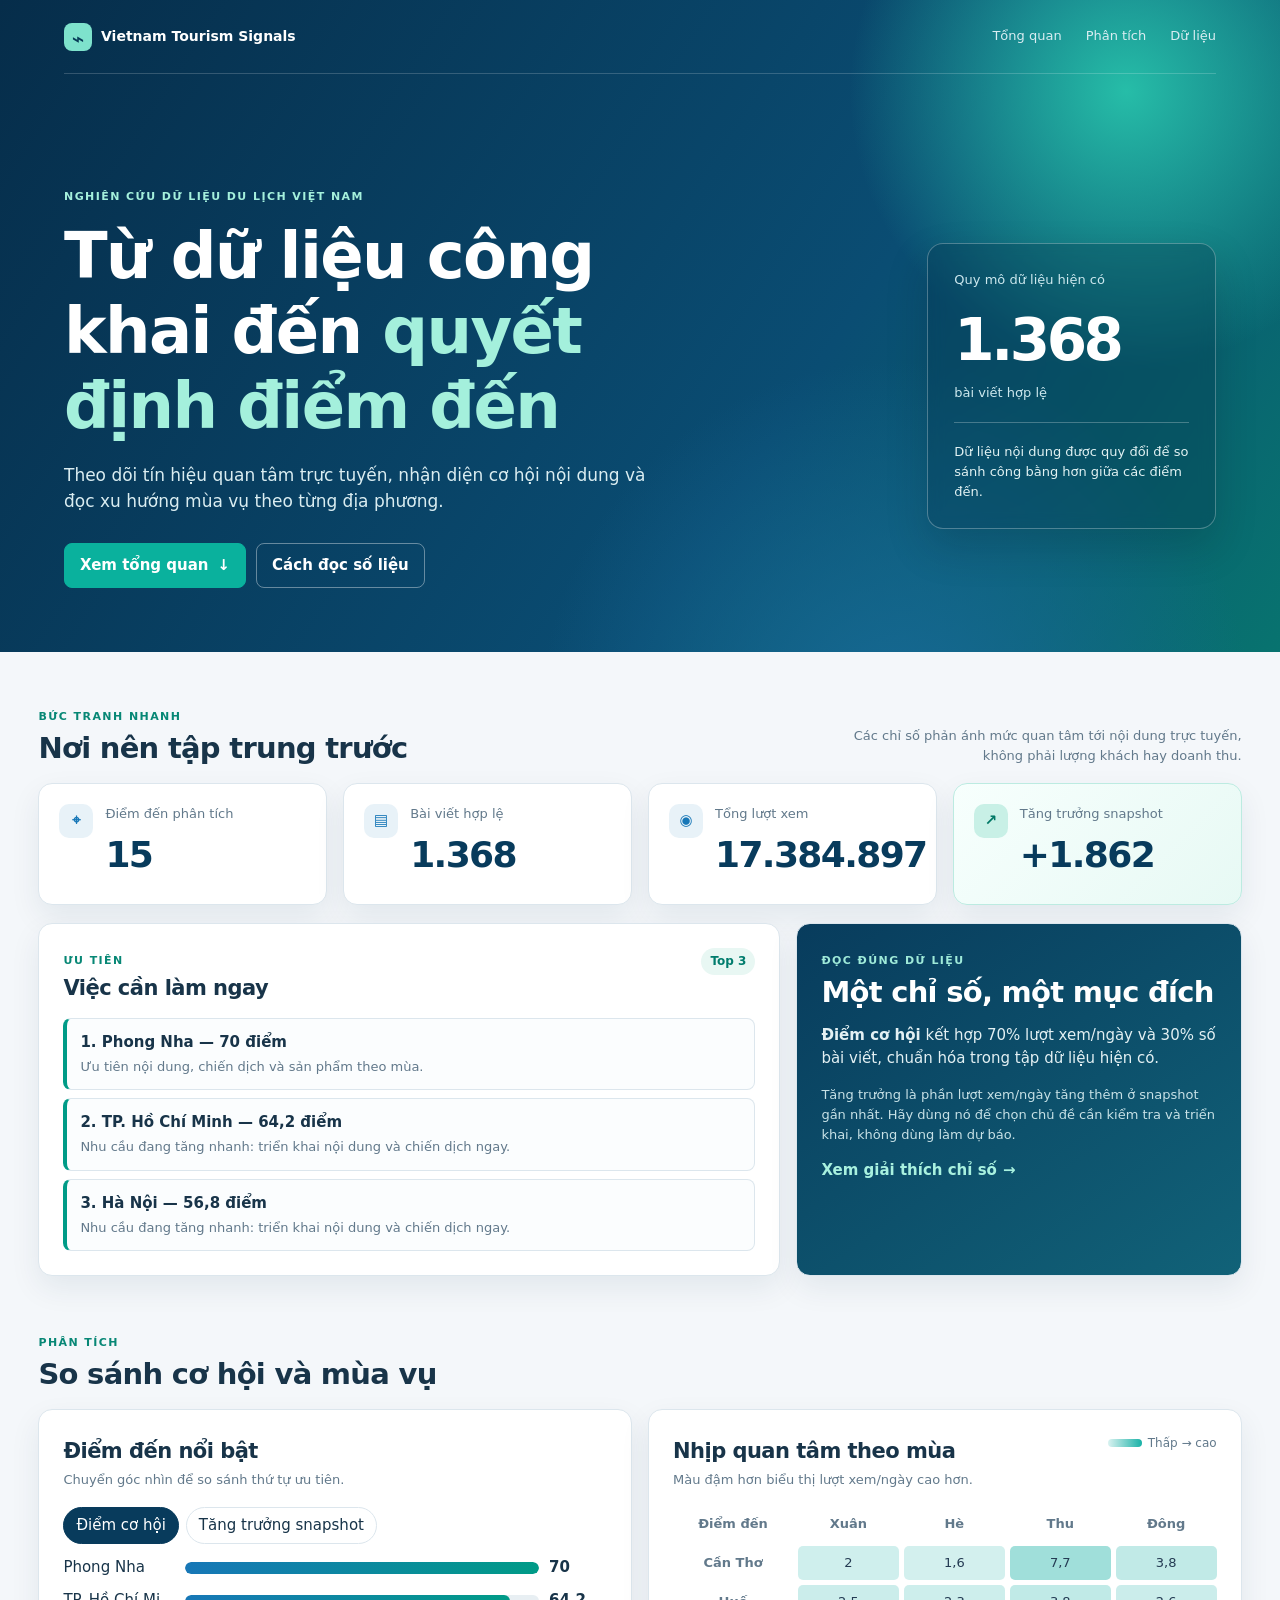
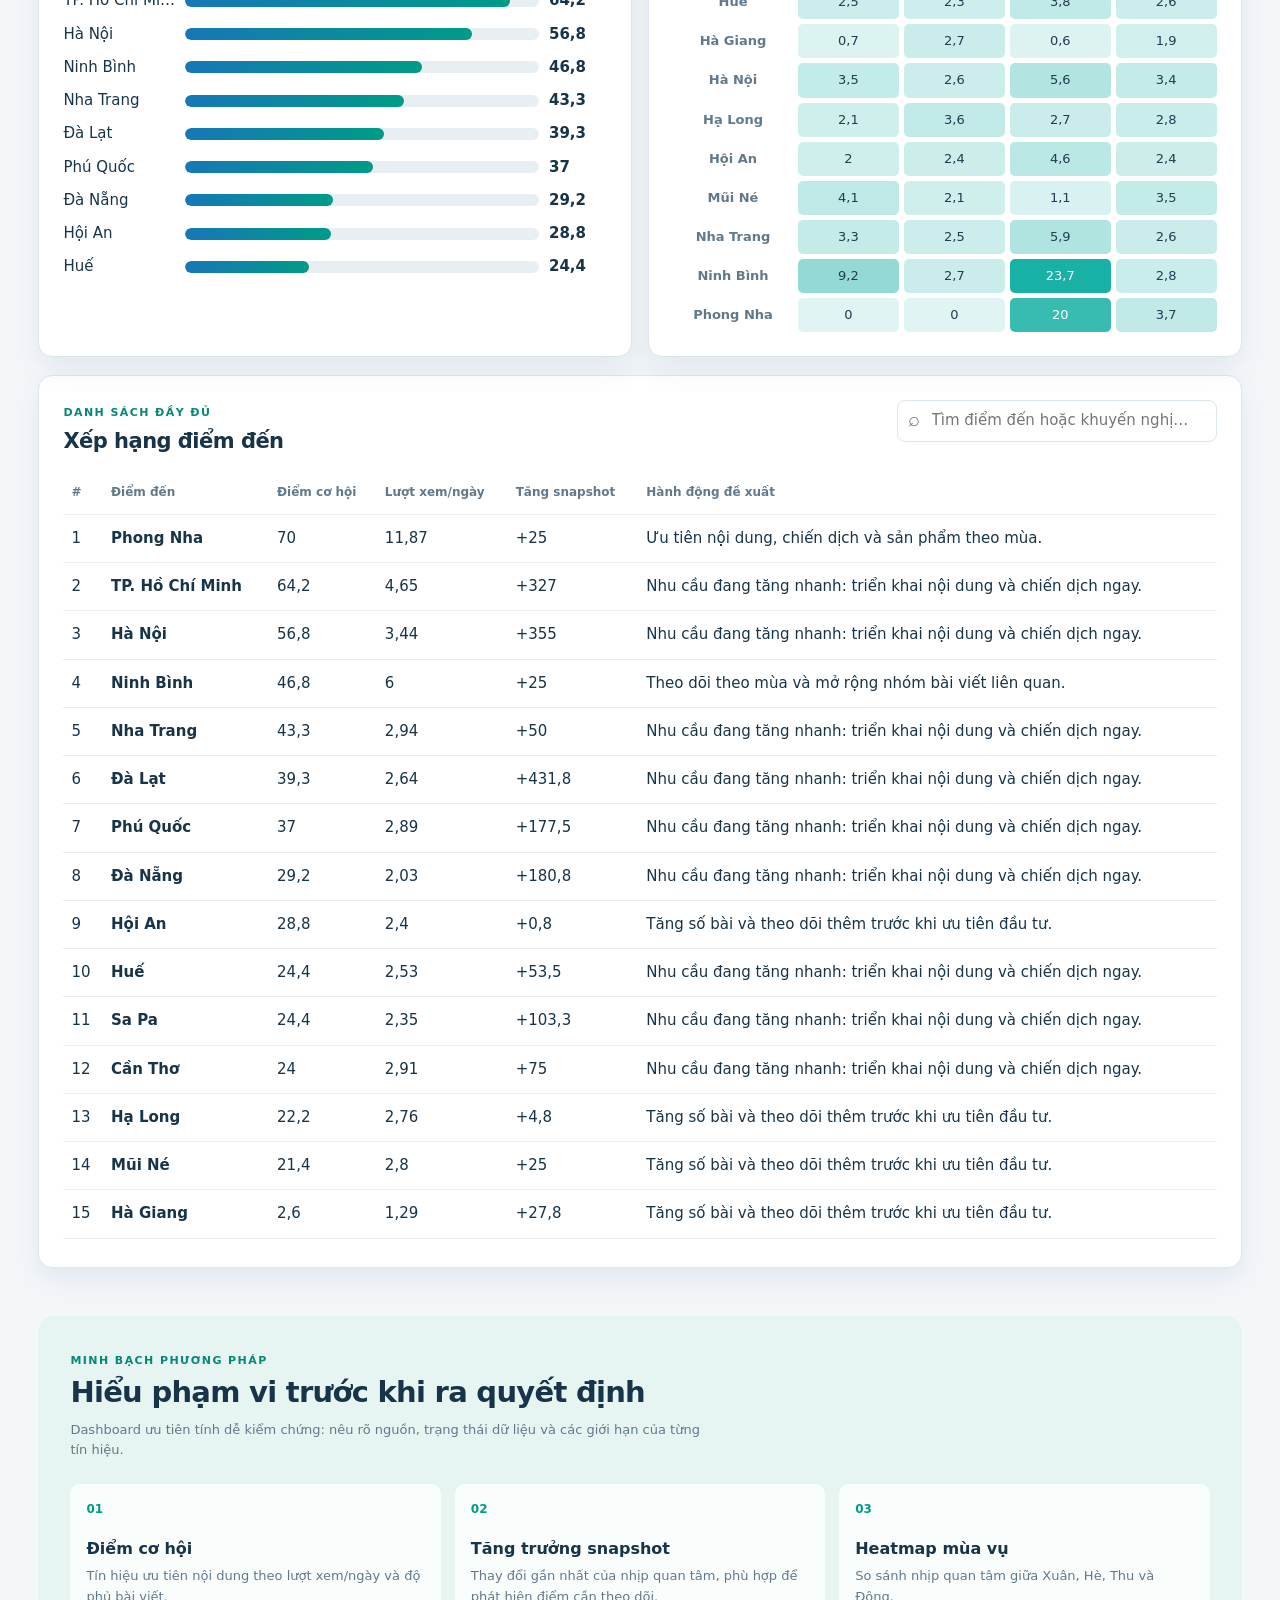
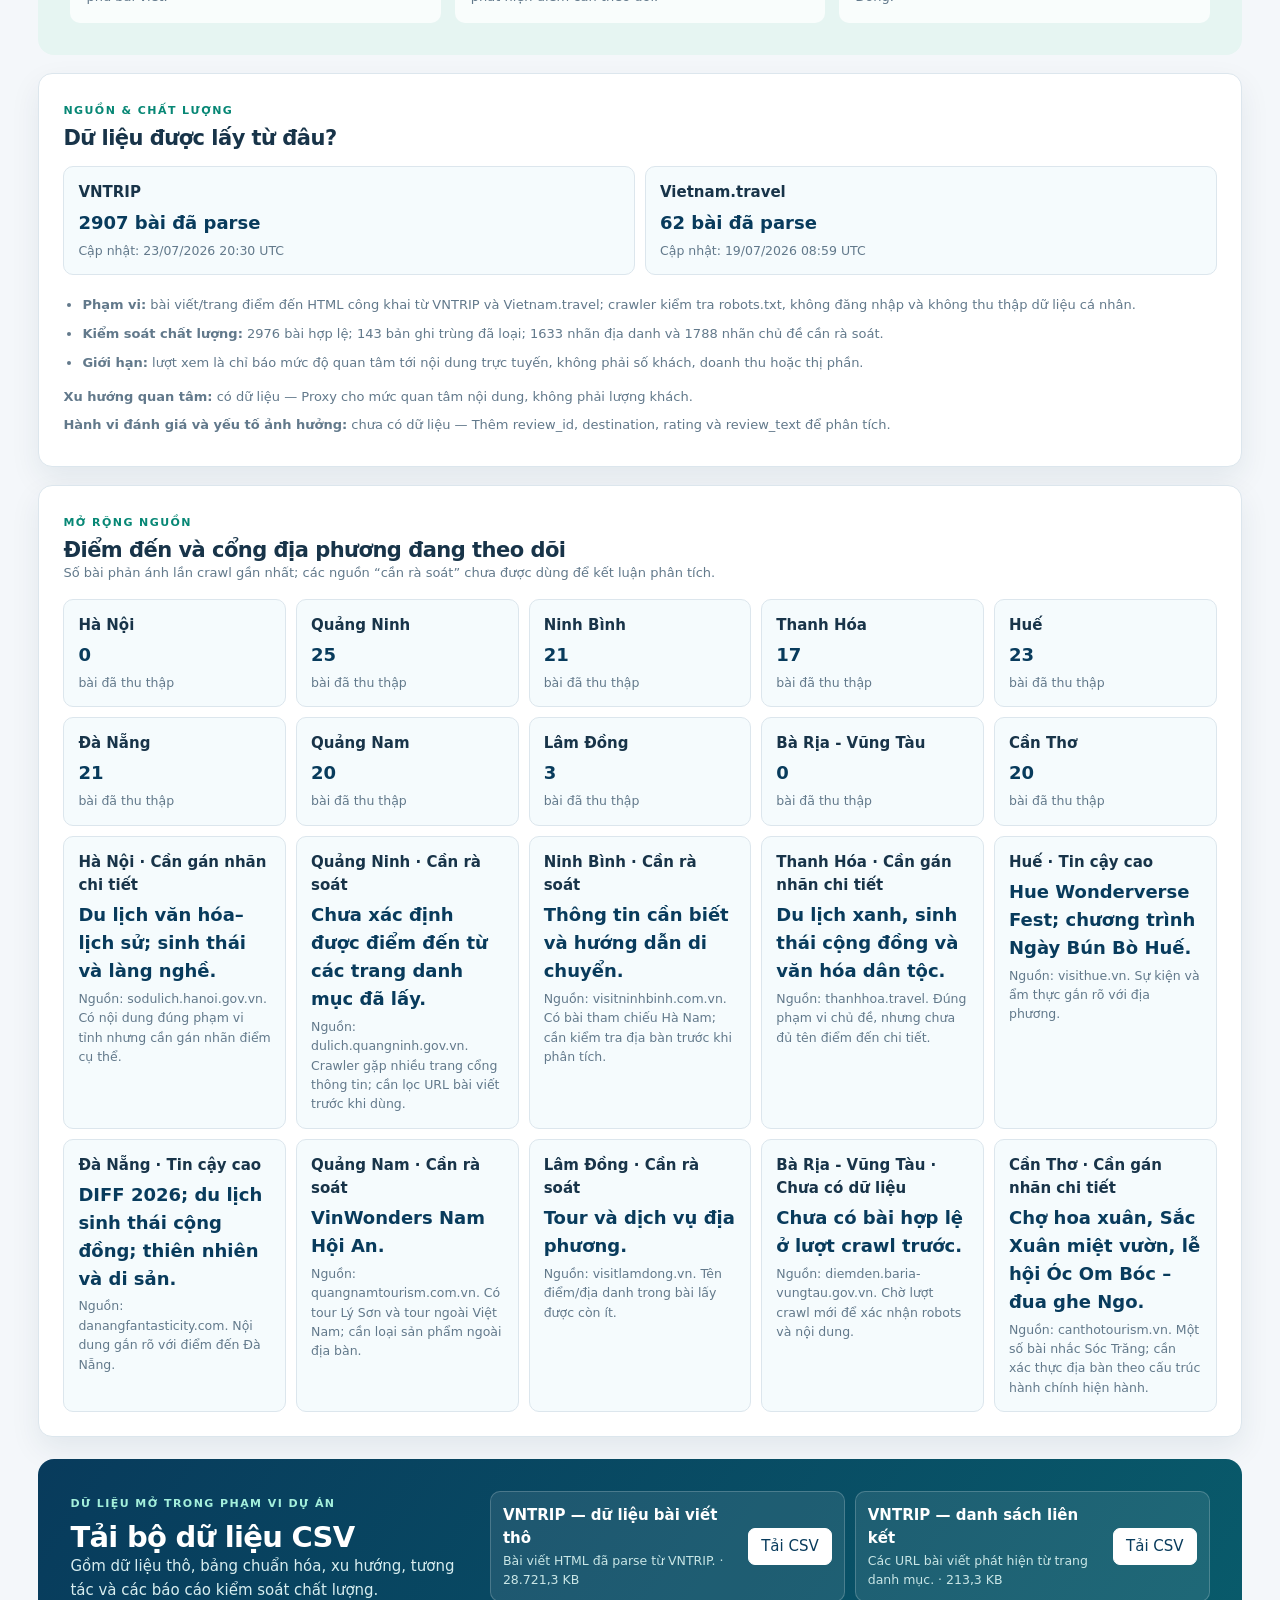
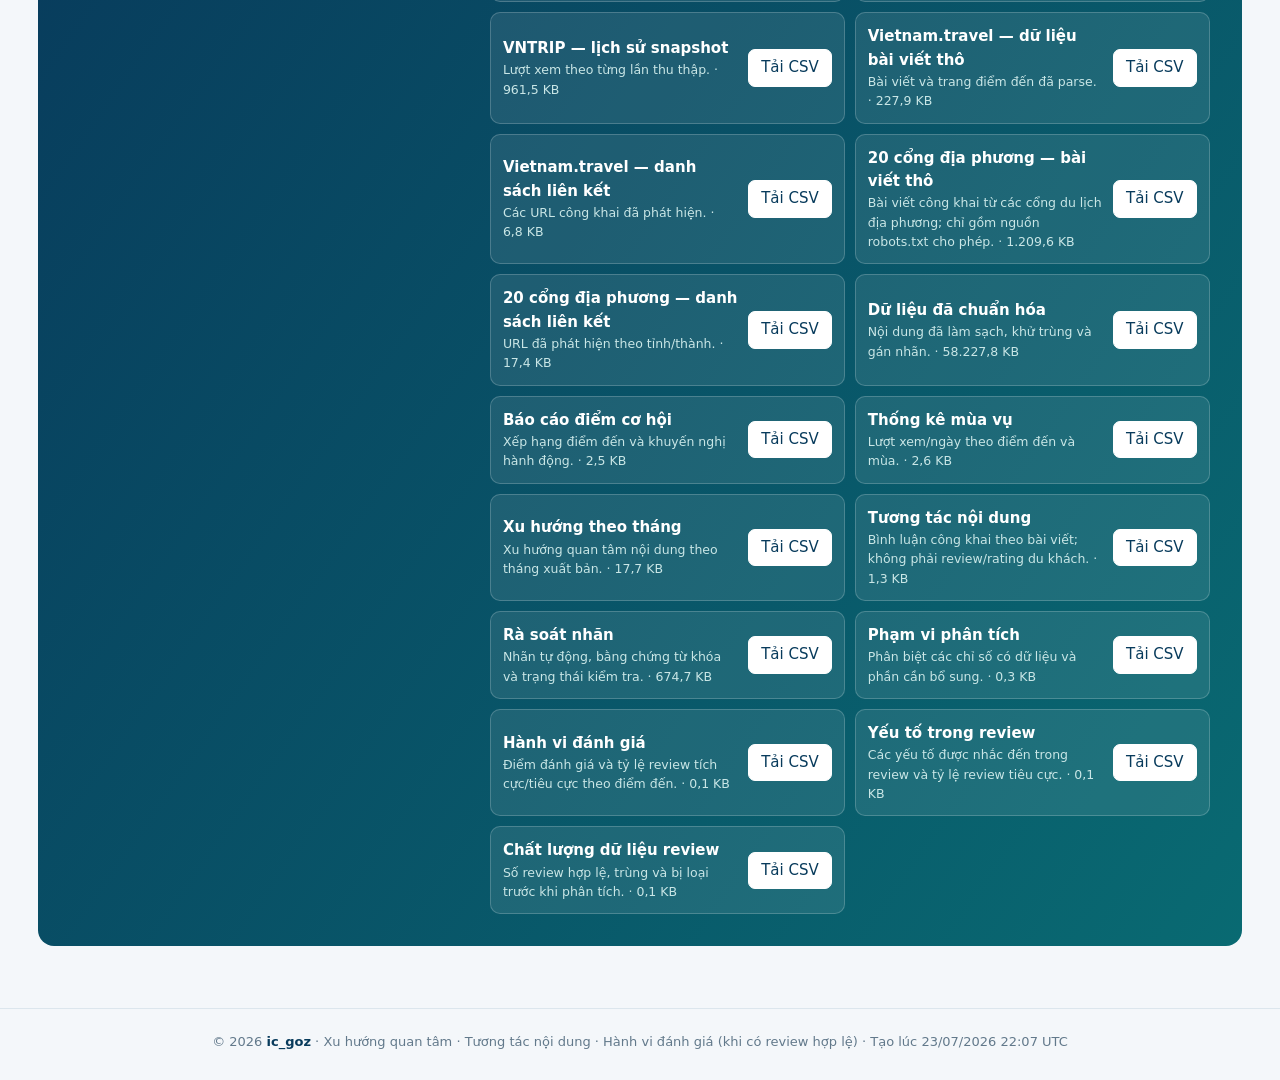
<file: docs/index.html>
<!doctype html>
<html lang="vi">
<head>
  <meta charset="utf-8">
  <meta name="viewport" content="width=device-width, initial-scale=1">
  <meta name="theme-color" content="#083b5c">
  <title>Du lịch Việt Nam | Phân tích điểm đến</title>
  <link rel="stylesheet" href="assets/dashboard.css">
</head>
<body>
  <header class="hero" id="top">
    <nav class="topbar" aria-label="Điều hướng nhanh">
      <a class="brand" href="#top"><span class="brand-mark">⌁</span> Vietnam Tourism Signals</a>
      <div class="nav-links"><a href="#overview">Tổng quan</a><a href="#analysis">Phân tích</a><a href="#downloads">Dữ liệu</a></div>
    </nav>
    <div class="hero-content">
      <div class="hero-copy">
        <span class="eyebrow">Nghiên cứu dữ liệu du lịch Việt Nam</span>
        <h1>Từ dữ liệu công khai đến <em>quyết định điểm đến</em></h1>
        <p>Theo dõi tín hiệu quan tâm trực tuyến, nhận diện cơ hội nội dung và đọc xu hướng mùa vụ theo từng địa phương.</p>
        <div class="hero-actions"><a class="primary-button" href="#overview">Xem tổng quan <span aria-hidden="true">↓</span></a><a class="secondary-button" href="#methodology">Cách đọc số liệu</a></div>
      </div>
      <aside class="hero-summary" aria-label="Tóm tắt dữ liệu">
        <span class="summary-label">Quy mô dữ liệu hiện có</span>
        <strong id="hero-articles">—</strong><span>bài viết hợp lệ</span>
        <div class="summary-divider"></div>
        <p>Dữ liệu nội dung được quy đổi để so sánh công bằng hơn giữa các điểm đến.</p>
      </aside>
    </div>
  </header>

  <main>
    <section class="section-heading" id="overview">
      <div><span class="eyebrow dark">Bức tranh nhanh</span><h2>Nơi nên tập trung trước</h2></div>
      <p class="note">Các chỉ số phản ánh mức quan tâm tới nội dung trực tuyến, không phải lượng khách hay doanh thu.</p>
    </section>
    <section class="cards" aria-label="Chỉ số tổng quan">
      <article class="card"><span class="card-icon">⌖</span><div><div class="muted">Điểm đến phân tích</div><div class="metric" id="m-dest">—</div></div></article>
      <article class="card"><span class="card-icon">▤</span><div><div class="muted">Bài viết hợp lệ</div><div class="metric" id="m-articles">—</div></div></article>
      <article class="card"><span class="card-icon">◉</span><div><div class="muted">Tổng lượt xem</div><div class="metric" id="m-views">—</div></div></article>
      <article class="card accent-card"><span class="card-icon">↗</span><div><div class="muted">Tăng trưởng snapshot</div><div class="metric" id="m-growth">—</div></div></article>
    </section>

    <section class="insight-grid">
      <article class="panel action-panel"><div class="panel-heading"><div><span class="eyebrow dark">Ưu tiên</span><h2>Việc cần làm ngay</h2></div><span class="badge">Top 3</span></div><div id="actions" class="actions"></div></article>
      <article class="panel reading-panel"><span class="eyebrow dark">Đọc đúng dữ liệu</span><h2>Một chỉ số, một mục đích</h2><p><b>Điểm cơ hội</b> kết hợp 70% lượt xem/ngày và 30% số bài viết, chuẩn hóa trong tập dữ liệu hiện có.</p><p class="note">Tăng trưởng là phần lượt xem/ngày tăng thêm ở snapshot gần nhất. Hãy dùng nó để chọn chủ đề cần kiểm tra và triển khai, không dùng làm dự báo.</p><a class="text-link" href="#methodology">Xem giải thích chỉ số <span aria-hidden="true">→</span></a></article>
    </section>

    <section class="section-heading compact" id="analysis"><div><span class="eyebrow dark">Phân tích</span><h2>So sánh cơ hội và mùa vụ</h2></div></section>
    <section class="grid charts-grid">
      <article class="panel"><div class="panel-heading"><div><h2>Điểm đến nổi bật</h2><p class="note">Chuyển góc nhìn để so sánh thứ tự ưu tiên.</p></div></div><div class="tabs" role="tablist" aria-label="Loại biểu đồ"><button class="active" data-mode="score" role="tab" aria-selected="true">Điểm cơ hội</button><button data-mode="growth" role="tab" aria-selected="false">Tăng trưởng snapshot</button></div><div id="bar-chart" class="chart" aria-live="polite"></div></article>
      <article class="panel"><div class="panel-heading"><div><h2>Nhịp quan tâm theo mùa</h2><p class="note">Màu đậm hơn biểu thị lượt xem/ngày cao hơn.</p></div><span class="legend"><i></i> Thấp → cao</span></div><div class="heatmap-wrap"><div id="heatmap" class="heatmap" aria-label="Heatmap mùa vụ"></div></div></article>
    </section>

    <section class="panel ranking-panel"><div class="panel-heading"><div><span class="eyebrow dark">Danh sách đầy đủ</span><h2>Xếp hạng điểm đến</h2></div><label class="search-wrap"><span aria-hidden="true">⌕</span><input id="search" class="filter" type="search" placeholder="Tìm điểm đến hoặc khuyến nghị…" aria-label="Lọc danh sách điểm đến"></label></div><div class="scroll"><table><thead><tr><th>#</th><th>Điểm đến</th><th>Điểm cơ hội</th><th>Lượt xem/ngày</th><th>Tăng snapshot</th><th>Hành động đề xuất</th></tr></thead><tbody id="ranking"></tbody></table></div></section>

    <section class="methodology" id="methodology">
      <div class="method-intro"><span class="eyebrow dark">Minh bạch phương pháp</span><h2>Hiểu phạm vi trước khi ra quyết định</h2><p class="note">Dashboard ưu tiên tính dễ kiểm chứng: nêu rõ nguồn, trạng thái dữ liệu và các giới hạn của từng tín hiệu.</p></div>
      <div class="glossary" aria-label="Giải thích các chỉ số"><article><span>01</span><b>Điểm cơ hội</b><p>Tín hiệu ưu tiên nội dung theo lượt xem/ngày và độ phủ bài viết.</p></article><article><span>02</span><b>Tăng trưởng snapshot</b><p>Thay đổi gần nhất của nhịp quan tâm, phù hợp để phát hiện điểm cần theo dõi.</p></article><article><span>03</span><b>Heatmap mùa vụ</b><p>So sánh nhịp quan tâm giữa Xuân, Hè, Thu và Đông.</p></article></div>
    </section>

    <section class="panel provenance"><div class="panel-heading"><div><span class="eyebrow dark">Nguồn & chất lượng</span><h2>Dữ liệu được lấy từ đâu?</h2></div></div><div class="sources"><div class="source-card"><b>VNTRIP</b><span>2907 bài đã parse</span><small>Cập nhật: 23/07/2026 20:30 UTC</small></div><div class="source-card"><b>Vietnam.travel</b><span>62 bài đã parse</span><small>Cập nhật: 19/07/2026 08:59 UTC</small></div></div><ul><li><b>Phạm vi:</b> bài viết/trang điểm đến HTML công khai từ VNTRIP và Vietnam.travel; crawler kiểm tra robots.txt, không đăng nhập và không thu thập dữ liệu cá nhân.</li><li><b>Kiểm soát chất lượng:</b> 2976 bài hợp lệ; 143 bản ghi trùng đã loại; 1633 nhãn địa danh và 1788 nhãn chủ đề cần rà soát.</li><li><b>Giới hạn:</b> lượt xem là chỉ báo mức độ quan tâm tới nội dung trực tuyến, không phải số khách, doanh thu hoặc thị phần.</li></ul><div id="coverage" class="coverage"></div></section>

    <section class="panel portal-section"><div class="panel-heading"><div><span class="eyebrow dark">Mở rộng nguồn</span><h2>Điểm đến và cổng địa phương đang theo dõi</h2></div></div><p class="note">Số bài phản ánh lần crawl gần nhất; các nguồn “cần rà soát” chưa được dùng để kết luận phân tích.</p><div id="portal-points" class="sources"></div><div id="portal-confidence" class="sources confidence-grid"></div></section>

    <section class="download-panel" id="downloads"><div><span class="eyebrow">Dữ liệu mở trong phạm vi dự án</span><h2>Tải bộ dữ liệu CSV</h2><p>Gồm dữ liệu thô, bảng chuẩn hóa, xu hướng, tương tác và các báo cáo kiểm soát chất lượng.</p></div><ul id="download-list" class="download-list"></ul></section>
  </main>
  <footer>© 2026 <strong>ic_goz</strong> · Xu hướng quan tâm · Tương tác nội dung · Hành vi đánh giá (khi có review hợp lệ) · Tạo lúc 23/07/2026 22:07 UTC</footer>
  <script>window.dashboardData={scores:[{"destination": "Phong Nha", "article_count": 4, "total_views": 107500.0, "median_views_per_day": 11.87, "interest_score": 70.0, "latest_views_growth": 25.0, "opportunity_score": 70.0, "score_basis": "Dữ liệu nội dung trực tuyến", "recommendation": "Ưu tiên nội dung, chiến dịch và sản phẩm theo mùa."}, {"destination": "TP. Hồ Chí Minh", "article_count": 215, "total_views": 3784922.0, "median_views_per_day": 4.65, "interest_score": 64.22, "latest_views_growth": 327.0, "opportunity_score": 64.22, "score_basis": "Dữ liệu nội dung trực tuyến", "recommendation": "Nhu cầu đang tăng nhanh: triển khai nội dung và chiến dịch ngay."}, {"destination": "Hà Nội", "article_count": 233, "total_views": 3432530.0, "median_views_per_day": 3.44, "interest_score": 56.82, "latest_views_growth": 355.0, "opportunity_score": 56.82, "score_basis": "Dữ liệu nội dung trực tuyến", "recommendation": "Nhu cầu đang tăng nhanh: triển khai nội dung và chiến dịch ngay."}, {"destination": "Ninh Bình", "article_count": 16, "total_views": 276900.0, "median_views_per_day": 6.0, "interest_score": 46.83, "latest_views_growth": 25.0, "opportunity_score": 46.83, "score_basis": "Dữ liệu nội dung trực tuyến", "recommendation": "Theo dõi theo mùa và mở rộng nhóm bài viết liên quan."}, {"destination": "Nha Trang", "article_count": 167, "total_views": 2352600.0, "median_views_per_day": 2.94, "interest_score": 43.32, "latest_views_growth": 50.0, "opportunity_score": 43.32, "score_basis": "Dữ liệu nội dung trực tuyến", "recommendation": "Nhu cầu đang tăng nhanh: triển khai nội dung và chiến dịch ngay."}, {"destination": "Đà Lạt", "article_count": 161, "total_views": 1633614.0, "median_views_per_day": 2.64, "interest_score": 39.31, "latest_views_growth": 431.75, "opportunity_score": 39.31, "score_basis": "Dữ liệu nội dung trực tuyến", "recommendation": "Nhu cầu đang tăng nhanh: triển khai nội dung và chiến dịch ngay."}, {"destination": "Phú Quốc", "article_count": 123, "total_views": 1242684.0, "median_views_per_day": 2.89, "interest_score": 37.04, "latest_views_growth": 177.5, "opportunity_score": 37.04, "score_basis": "Dữ liệu nội dung trực tuyến", "recommendation": "Nhu cầu đang tăng nhanh: triển khai nội dung và chiến dịch ngay."}, {"destination": "Đà Nẵng", "article_count": 141, "total_views": 1385702.0, "median_views_per_day": 2.03, "interest_score": 29.22, "latest_views_growth": 180.75, "opportunity_score": 29.22, "score_basis": "Dữ liệu nội dung trực tuyến", "recommendation": "Nhu cầu đang tăng nhanh: triển khai nội dung và chiến dịch ngay."}, {"destination": "Hội An", "article_count": 101, "total_views": 1217139.0, "median_views_per_day": 2.4, "interest_score": 28.75, "latest_views_growth": 0.75, "opportunity_score": 28.75, "score_basis": "Dữ liệu nội dung trực tuyến", "recommendation": "Tăng số bài và theo dõi thêm trước khi ưu tiên đầu tư."}, {"destination": "Huế", "article_count": 57, "total_views": 570568.0, "median_views_per_day": 2.53, "interest_score": 24.42, "latest_views_growth": 53.5, "opportunity_score": 24.42, "score_basis": "Dữ liệu nội dung trực tuyến", "recommendation": "Nhu cầu đang tăng nhanh: triển khai nội dung và chiến dịch ngay."}, {"destination": "Sa Pa", "article_count": 73, "total_views": 649798.0, "median_views_per_day": 2.35, "interest_score": 24.4, "latest_views_growth": 103.25, "opportunity_score": 24.4, "score_basis": "Dữ liệu nội dung trực tuyến", "recommendation": "Nhu cầu đang tăng nhanh: triển khai nội dung và chiến dịch ngay."}, {"destination": "Cần Thơ", "article_count": 22, "total_views": 295200.0, "median_views_per_day": 2.91, "interest_score": 23.96, "latest_views_growth": 75.0, "opportunity_score": 23.96, "score_basis": "Dữ liệu nội dung trực tuyến", "recommendation": "Nhu cầu đang tăng nhanh: triển khai nội dung và chiến dịch ngay."}, {"destination": "Hạ Long", "article_count": 20, "total_views": 188122.0, "median_views_per_day": 2.76, "interest_score": 22.19, "latest_views_growth": 4.75, "opportunity_score": 22.19, "score_basis": "Dữ liệu nội dung trực tuyến", "recommendation": "Tăng số bài và theo dõi thêm trước khi ưu tiên đầu tư."}, {"destination": "Mũi Né", "article_count": 11, "total_views": 94200.0, "median_views_per_day": 2.8, "interest_score": 21.39, "latest_views_growth": 25.0, "opportunity_score": 21.39, "score_basis": "Dữ liệu nội dung trực tuyến", "recommendation": "Tăng số bài và theo dõi thêm trước khi ưu tiên đầu tư."}, {"destination": "Hà Giang", "article_count": 24, "total_views": 153418.0, "median_views_per_day": 1.29, "interest_score": 2.62, "latest_views_growth": 27.75, "opportunity_score": 2.62, "score_basis": "Dữ liệu nội dung trực tuyến", "recommendation": "Tăng số bài và theo dõi thêm trước khi ưu tiên đầu tư."}],seasons:[{"destination": "Cần Thơ", "season": "Xuân", "article_count": 1, "total_views": 4700.0, "median_views_per_day": 2.035513209181464}, {"destination": "Cần Thơ", "season": "Hè", "article_count": 3, "total_views": 10000.0, "median_views_per_day": 1.570210856886496}, {"destination": "Cần Thơ", "season": "Thu", "article_count": 5, "total_views": 116400.0, "median_views_per_day": 7.700385019250962}, {"destination": "Cần Thơ", "season": "Đông", "article_count": 13, "total_views": 164100.0, "median_views_per_day": 3.774771940861906}, {"destination": "Huế", "season": "Xuân", "article_count": 7, "total_views": 79500.0, "median_views_per_day": 2.4924795874516543}, {"destination": "Huế", "season": "Hè", "article_count": 13, "total_views": 165800.0, "median_views_per_day": 2.258403361344538}, {"destination": "Huế", "season": "Thu", "article_count": 14, "total_views": 163817.0, "median_views_per_day": 3.83323996938557}, {"destination": "Huế", "season": "Đông", "article_count": 23, "total_views": 161451.0, "median_views_per_day": 2.5630593978844587}, {"destination": "Hà Giang", "season": "Xuân", "article_count": 3, "total_views": 24850.0, "median_views_per_day": 0.6811145510835913}, {"destination": "Hà Giang", "season": "Hè", "article_count": 5, "total_views": 47679.0, "median_views_per_day": 2.714209686003193}, {"destination": "Hà Giang", "season": "Thu", "article_count": 2, "total_views": 2092.0, "median_views_per_day": 0.5669349661745099}, {"destination": "Hà Giang", "season": "Đông", "article_count": 14, "total_views": 78797.0, "median_views_per_day": 1.904929034757349}, {"destination": "Hà Nội", "season": "Xuân", "article_count": 28, "total_views": 328900.0, "median_views_per_day": 3.455340164585477}, {"destination": "Hà Nội", "season": "Hè", "article_count": 52, "total_views": 708119.0, "median_views_per_day": 2.5844814654576806}, {"destination": "Hà Nội", "season": "Thu", "article_count": 62, "total_views": 1340230.0, "median_views_per_day": 5.570140820978303}, {"destination": "Hà Nội", "season": "Đông", "article_count": 91, "total_views": 1055281.0, "median_views_per_day": 3.4262485481997675}, {"destination": "Hạ Long", "season": "Xuân", "article_count": 5, "total_views": 32800.0, "median_views_per_day": 2.092050209205021}, {"destination": "Hạ Long", "season": "Hè", "article_count": 3, "total_views": 32000.0, "median_views_per_day": 3.6}, {"destination": "Hạ Long", "season": "Thu", "article_count": 3, "total_views": 37167.0, "median_views_per_day": 2.717391304347826}, {"destination": "Hạ Long", "season": "Đông", "article_count": 9, "total_views": 86155.0, "median_views_per_day": 2.807160292921074}, {"destination": "Hội An", "season": "Xuân", "article_count": 14, "total_views": 192939.0, "median_views_per_day": 2.015921727009164}, {"destination": "Hội An", "season": "Hè", "article_count": 16, "total_views": 269100.0, "median_views_per_day": 2.4079158087394186}, {"destination": "Hội An", "season": "Thu", "article_count": 8, "total_views": 89300.0, "median_views_per_day": 4.556800655484866}, {"destination": "Hội An", "season": "Đông", "article_count": 63, "total_views": 665800.0, "median_views_per_day": 2.401263823064771}, {"destination": "Mũi Né", "season": "Xuân", "article_count": 3, "total_views": 35300.0, "median_views_per_day": 4.091494845360825}, {"destination": "Mũi Né", "season": "Hè", "article_count": 3, "total_views": 29800.0, "median_views_per_day": 2.0972780008924587}, {"destination": "Mũi Né", "season": "Thu", "article_count": 4, "total_views": 20500.0, "median_views_per_day": 1.1406533575317606}, {"destination": "Mũi Né", "season": "Đông", "article_count": 1, "total_views": 8600.0, "median_views_per_day": 3.498779495524817}, {"destination": "Nha Trang", "season": "Xuân", "article_count": 33, "total_views": 368400.0, "median_views_per_day": 3.2533683864607297}, {"destination": "Nha Trang", "season": "Hè", "article_count": 25, "total_views": 371300.0, "median_views_per_day": 2.5496688741721854}, {"destination": "Nha Trang", "season": "Thu", "article_count": 22, "total_views": 458200.0, "median_views_per_day": 5.915730897828663}, {"destination": "Nha Trang", "season": "Đông", "article_count": 87, "total_views": 1154700.0, "median_views_per_day": 2.6265822784810124}, {"destination": "Ninh Bình", "season": "Xuân", "article_count": 1, "total_views": 28300.0, "median_views_per_day": 9.224250325945242}, {"destination": "Ninh Bình", "season": "Hè", "article_count": 6, "total_views": 59300.0, "median_views_per_day": 2.6753473863314112}, {"destination": "Ninh Bình", "season": "Thu", "article_count": 2, "total_views": 108600.0, "median_views_per_day": 23.687932962922105}, {"destination": "Ninh Bình", "season": "Đông", "article_count": 7, "total_views": 80700.0, "median_views_per_day": 2.7664768104149715}, {"destination": "Phong Nha", "season": "Thu", "article_count": 2, "total_views": 90700.0, "median_views_per_day": 20.023248182692896}, {"destination": "Phong Nha", "season": "Đông", "article_count": 2, "total_views": 16800.0, "median_views_per_day": 3.719882264541853}, {"destination": "Phú Quốc", "season": "Xuân", "article_count": 17, "total_views": 279400.0, "median_views_per_day": 5.116279069767442}, {"destination": "Phú Quốc", "season": "Hè", "article_count": 14, "total_views": 113400.0, "median_views_per_day": 2.3148809523809524}, {"destination": "Phú Quốc", "season": "Thu", "article_count": 17, "total_views": 169405.0, "median_views_per_day": 2.279981760145919}, {"destination": "Phú Quốc", "season": "Đông", "article_count": 75, "total_views": 680479.0, "median_views_per_day": 3.465144720750102}, {"destination": "Sa Pa", "season": "Xuân", "article_count": 8, "total_views": 34800.0, "median_views_per_day": 2.132654566917515}, {"destination": "Sa Pa", "season": "Hè", "article_count": 10, "total_views": 48400.0, "median_views_per_day": 1.963168406327737}, {"destination": "Sa Pa", "season": "Thu", "article_count": 8, "total_views": 50100.0, "median_views_per_day": 2.786685184912537}, {"destination": "Sa Pa", "season": "Đông", "article_count": 47, "total_views": 516498.0, "median_views_per_day": 2.5630593978844587}, {"destination": "TP. Hồ Chí Minh", "season": "Xuân", "article_count": 29, "total_views": 431900.0, "median_views_per_day": 3.151618398637138}, {"destination": "TP. Hồ Chí Minh", "season": "Hè", "article_count": 41, "total_views": 669136.0, "median_views_per_day": 3.190060443250504}, {"destination": "TP. Hồ Chí Minh", "season": "Thu", "article_count": 31, "total_views": 606860.0, "median_views_per_day": 6.105006105006105}, {"destination": "TP. Hồ Chí Minh", "season": "Đông", "article_count": 114, "total_views": 2077026.0, "median_views_per_day": 6.265256305939788}, {"destination": "Đà Lạt", "season": "Xuân", "article_count": 35, "total_views": 374769.0, "median_views_per_day": 2.881720430107527}, {"destination": "Đà Lạt", "season": "Hè", "article_count": 33, "total_views": 651000.0, "median_views_per_day": 3.5064358632933867}, {"destination": "Đà Lạt", "season": "Thu", "article_count": 27, "total_views": 213183.0, "median_views_per_day": 2.397105382180009}, {"destination": "Đà Lạt", "season": "Đông", "article_count": 66, "total_views": 394662.0, "median_views_per_day": 2.030445533472696}, {"destination": "Đà Nẵng", "season": "Xuân", "article_count": 22, "total_views": 151734.0, "median_views_per_day": 1.3756253894225134}, {"destination": "Đà Nẵng", "season": "Hè", "article_count": 46, "total_views": 483960.0, "median_views_per_day": 2.104404956021852}, {"destination": "Đà Nẵng", "season": "Thu", "article_count": 27, "total_views": 241004.0, "median_views_per_day": 2.17465171593612}, {"destination": "Đà Nẵng", "season": "Đông", "article_count": 46, "total_views": 509004.0, "median_views_per_day": 1.950769138269138}],metrics:{"destinations": 15, "articles": 1368, "views": 17384897.0, "growth": 1862.0},coverage:[{"analysis_component": "Xu hướng quan tâm", "status": "available", "data_basis": "Lượt xem/snapshot bài viết VNTRIP", "note": "Proxy cho mức quan tâm nội dung, không phải lượng khách."}, {"analysis_component": "Hành vi đánh giá và yếu tố ảnh hưởng", "status": "missing_input", "data_basis": "data/reviews.csv", "note": "Thêm review_id, destination, rating và review_text để phân tích."}],portalPoints:[{"destination": "Hà Nội", "source": "sodulich.hanoi.gov.vn", "signals": "Du lịch văn hóa–lịch sử; sinh thái và làng nghề.", "confidence": "medium", "note": "Có nội dung đúng phạm vi tỉnh nhưng cần gán nhãn điểm cụ thể.", "article_count": 0}, {"destination": "Quảng Ninh", "source": "dulich.quangninh.gov.vn", "signals": "Chưa xác định được điểm đến từ các trang danh mục đã lấy.", "confidence": "low", "note": "Crawler gặp nhiều trang cổng thông tin; cần lọc URL bài viết trước khi dùng.", "article_count": 25}, {"destination": "Ninh Bình", "source": "visitninhbinh.com.vn", "signals": "Thông tin cần biết và hướng dẫn di chuyển.", "confidence": "low", "note": "Có bài tham chiếu Hà Nam; cần kiểm tra địa bàn trước khi phân tích.", "article_count": 21}, {"destination": "Thanh Hóa", "source": "thanhhoa.travel", "signals": "Du lịch xanh, sinh thái cộng đồng và văn hóa dân tộc.", "confidence": "medium", "note": "Đúng phạm vi chủ đề, nhưng chưa đủ tên điểm đến chi tiết.", "article_count": 17}, {"destination": "Huế", "source": "visithue.vn", "signals": "Hue Wonderverse Fest; chương trình Ngày Bún Bò Huế.", "confidence": "high", "note": "Sự kiện và ẩm thực gắn rõ với địa phương.", "article_count": 23}, {"destination": "Đà Nẵng", "source": "danangfantasticity.com", "signals": "DIFF 2026; du lịch sinh thái cộng đồng; thiên nhiên và di sản.", "confidence": "high", "note": "Nội dung gắn rõ với điểm đến Đà Nẵng.", "article_count": 21}, {"destination": "Quảng Nam", "source": "quangnamtourism.com.vn", "signals": "VinWonders Nam Hội An.", "confidence": "low", "note": "Có tour Lý Sơn và tour ngoài Việt Nam; cần loại sản phẩm ngoài địa bàn.", "article_count": 20}, {"destination": "Lâm Đồng", "source": "visitlamdong.vn", "signals": "Tour và dịch vụ địa phương.", "confidence": "low", "note": "Tên điểm/địa danh trong bài lấy được còn ít.", "article_count": 3}, {"destination": "Bà Rịa - Vũng Tàu", "source": "diemden.baria-vungtau.gov.vn", "signals": "Chưa có bài hợp lệ ở lượt crawl trước.", "confidence": "missing", "note": "Chờ lượt crawl mới để xác nhận robots và nội dung.", "article_count": 0}, {"destination": "Cần Thơ", "source": "canthotourism.vn", "signals": "Chợ hoa xuân, Sắc Xuân miệt vườn, lễ hội Óc Om Bóc – đua ghe Ngo.", "confidence": "medium", "note": "Một số bài nhắc Sóc Trăng; cần xác thực địa bàn theo cấu trúc hành chính hiện hành.", "article_count": 20}],downloads:[{"title": "VNTRIP — dữ liệu bài viết thô", "file": "data/rawdata_vntrip.csv", "description": "Bài viết HTML đã parse từ VNTRIP.", "size_kb": 28721.3}, {"title": "VNTRIP — danh sách liên kết", "file": "data/links_vntrip.csv", "description": "Các URL bài viết phát hiện từ trang danh mục.", "size_kb": 213.3}, {"title": "VNTRIP — lịch sử snapshot", "file": "data/article_snapshots.csv", "description": "Lượt xem theo từng lần thu thập.", "size_kb": 961.5}, {"title": "Vietnam.travel — dữ liệu bài viết thô", "file": "data/rawdata_vietnam_travel.csv", "description": "Bài viết và trang điểm đến đã parse.", "size_kb": 227.9}, {"title": "Vietnam.travel — danh sách liên kết", "file": "data/links_vietnam_travel.csv", "description": "Các URL công khai đã phát hiện.", "size_kb": 6.8}, {"title": "20 cổng địa phương — bài viết thô", "file": "data/rawdata_provincial_portals.csv", "description": "Bài viết công khai từ các cổng du lịch địa phương; chỉ gồm nguồn robots.txt cho phép.", "size_kb": 1209.6}, {"title": "20 cổng địa phương — danh sách liên kết", "file": "data/links_provincial_portals.csv", "description": "URL đã phát hiện theo tỉnh/thành.", "size_kb": 17.4}, {"title": "Dữ liệu đã chuẩn hóa", "file": "data/normalized_articles.csv", "description": "Nội dung đã làm sạch, khử trùng và gán nhãn.", "size_kb": 58227.8}, {"title": "Báo cáo điểm cơ hội", "file": "data/destination_opportunity_scores.csv", "description": "Xếp hạng điểm đến và khuyến nghị hành động.", "size_kb": 2.5}, {"title": "Thống kê mùa vụ", "file": "data/destination_season_stats.csv", "description": "Lượt xem/ngày theo điểm đến và mùa.", "size_kb": 2.6}, {"title": "Xu hướng theo tháng", "file": "data/destination_monthly_interest.csv", "description": "Xu hướng quan tâm nội dung theo tháng xuất bản.", "size_kb": 17.7}, {"title": "Tương tác nội dung", "file": "data/content_engagement_stats.csv", "description": "Bình luận công khai theo bài viết; không phải review/rating du khách.", "size_kb": 1.3}, {"title": "Rà soát nhãn", "file": "data/label_review.csv", "description": "Nhãn tự động, bằng chứng từ khóa và trạng thái kiểm tra.", "size_kb": 674.7}, {"title": "Phạm vi phân tích", "file": "data/analysis_coverage.csv", "description": "Phân biệt các chỉ số có dữ liệu và phần cần bổ sung.", "size_kb": 0.3}, {"title": "Hành vi đánh giá", "file": "data/review_behavior_stats.csv", "description": "Điểm đánh giá và tỷ lệ review tích cực/tiêu cực theo điểm đến.", "size_kb": 0.1}, {"title": "Yếu tố trong review", "file": "data/destination_factor_stats.csv", "description": "Các yếu tố được nhắc đến trong review và tỷ lệ review tiêu cực.", "size_kb": 0.1}, {"title": "Chất lượng dữ liệu review", "file": "data/review_data_quality.csv", "description": "Số review hợp lệ, trùng và bị loại trước khi phân tích.", "size_kb": 0.1}]};</script>
  <script src="assets/dashboard.js"></script>
</body>
</html>
</file>
<file: docs/assets/dashboard.css>
:root{--navy:#083b5c;--blue:#1777b7;--teal:#009b87;--mint:#e8f7f3;--bg:#f4f7fa;--surface:#fff;--ink:#183449;--muted:#62798b;--line:#dce6ed;--shadow:0 12px 30px rgba(16,54,76,.08)}*{box-sizing:border-box}html{scroll-behavior:smooth}body{margin:0;overflow-x:hidden;background:var(--bg);color:var(--ink);font:15px/1.55 system-ui,-apple-system,"Segoe UI",sans-serif}h1,h2,p{margin-top:0}h1,h2{line-height:1.17;letter-spacing:-.025em}.hero{padding:0 clamp(18px,5vw,76px) 64px;color:#fff;background:radial-gradient(circle at 88% 14%,#26bda8 0,transparent 22%),radial-gradient(circle at 70% 110%,#176995 0,transparent 31%),linear-gradient(123deg,#062d4a,#0a4d73 62%,#08736f)}.topbar,.hero-content,main{max-width:1280px;margin-inline:auto}.topbar{display:flex;align-items:center;justify-content:space-between;gap:20px;min-height:74px;border-bottom:1px solid rgba(255,255,255,.18)}.brand{display:flex;align-items:center;gap:9px;color:#fff;font-size:14px;font-weight:750;text-decoration:none}.brand-mark{display:grid;place-items:center;width:28px;height:28px;border-radius:8px;background:#7ee2cc;color:#073a56;font-size:21px}.nav-links{display:flex;gap:24px}.nav-links a{color:#d9edf2;font-size:13px;text-decoration:none}.nav-links a:hover,.text-link:hover{text-decoration:underline}.hero-content{display:grid;grid-template-columns:minmax(0,1.45fr) minmax(240px,.55fr);gap:clamp(34px,8vw,120px);align-items:center;padding-top:clamp(62px,10vw,110px)}.hero-copy{max-width:690px}.eyebrow{display:inline-block;color:#a4f0dc;font-size:11px;font-weight:800;letter-spacing:.13em;text-transform:uppercase}.eyebrow.dark{color:#078775}.hero h1{max-width:690px;margin:12px 0 18px;font-size:clamp(40px,5vw,68px)}.hero h1 em{color:#a4f0dc;font-style:normal}.hero p{max-width:615px;font-size:17px;color:#daedf1}.hero-actions{display:flex;flex-wrap:wrap;gap:10px;margin-top:28px}.primary-button,.secondary-button{display:inline-flex;align-items:center;gap:9px;min-height:45px;padding:10px 15px;border:1px solid rgba(255,255,255,.38);border-radius:8px;color:#fff;font-weight:750;text-decoration:none}.primary-button{background:#0ab19d;border-color:#0ab19d}.primary-button:hover{background:#078f80}.secondary-button:hover{background:rgba(255,255,255,.12)}.hero-summary{padding:26px;border:1px solid rgba(255,255,255,.28);border-radius:16px;background:rgba(3,39,62,.25);box-shadow:0 18px 42px rgba(0,20,36,.18);backdrop-filter:blur(8px)}.summary-label,.hero-summary>span{display:block;color:#cce8ee;font-size:13px}.hero-summary strong{display:block;margin:6px 0 -3px;font-size:clamp(42px,5vw,58px);letter-spacing:-.06em}.summary-divider{height:1px;margin:19px 0;border-top:1px solid rgba(255,255,255,.25)}.hero-summary p{margin:0;font-size:13px;color:#e1f2f3}main{padding:40px clamp(16px,3vw,42px) 62px}.section-heading{display:flex;align-items:end;justify-content:space-between;gap:20px;margin:12px 0 17px}.section-heading h2,.panel h2,.methodology h2,.download-panel h2{margin:5px 0 0;font-size:clamp(22px,2.5vw,29px)}.section-heading .note{max-width:430px;margin:0;text-align:right}.section-heading.compact{margin-top:54px}.cards,.grid,.insight-grid{display:grid;gap:16px}.cards{grid-template-columns:repeat(4,minmax(0,1fr))}.card,.panel{border:1px solid var(--line);border-radius:14px;background:var(--surface);box-shadow:var(--shadow)}.card{display:flex;align-items:flex-start;gap:12px;min-height:122px;padding:20px}.card-icon{display:grid;flex:0 0 auto;place-items:center;width:34px;height:34px;border-radius:10px;background:#e8f2f8;color:var(--blue);font-weight:800}.accent-card{border-color:#bcebe1;background:linear-gradient(135deg,#f7fffd,#e7f9f4)}.accent-card .card-icon{background:#c8f0e6;color:#007866}.metric{margin-top:3px;font-size:clamp(27px,3vw,36px);font-weight:800;letter-spacing:-.045em;color:var(--navy)}.muted,.note{color:var(--muted);font-size:13px}.insight-grid{grid-template-columns:1.25fr .75fr;margin-top:18px}.panel{padding:24px}.panel-heading{display:flex;align-items:flex-start;justify-content:space-between;gap:14px}.panel-heading h2{font-size:21px}.panel-heading p{margin:6px 0 0}.badge{padding:4px 9px;border-radius:30px;background:var(--mint);color:#007c6d;font-size:12px;font-weight:750}.actions{display:grid;gap:8px;margin-top:17px}.action{padding:12px 13px;border:1px solid var(--line);border-left:4px solid var(--teal);border-radius:8px;background:#fbfdfe}.action p{margin:3px 0 0;color:var(--muted);font-size:13px}.reading-panel{background:linear-gradient(145deg,#083c5d,#116278);color:#fff}.reading-panel .eyebrow{color:#9fead9}.reading-panel p{margin:14px 0 0;color:#e3f0f3}.reading-panel .note{color:#c7e1e6}.text-link{display:inline-flex;gap:6px;margin-top:14px;color:#a8f1df;font-weight:750;text-decoration:none}.grid{grid-template-columns:repeat(2,minmax(0,1fr));margin-top:17px}.charts-grid .panel{min-width:0}.tabs{display:flex;flex-wrap:wrap;gap:7px;margin:17px 0 12px}button,.filter{font:inherit}button{min-height:37px;padding:6px 12px;border:1px solid var(--line);border-radius:20px;background:#fff;color:var(--ink);cursor:pointer;touch-action:manipulation}button:hover{background:#f0f8f8}button:focus-visible,.filter:focus-visible{outline:3px solid #f4ab38;outline-offset:2px}.tabs .active,.download-button{border-color:var(--navy);background:var(--navy);color:#fff}.chart{display:grid;min-height:321px;gap:10px;align-content:start}.bar-row{display:grid;grid-template-columns:112px minmax(0,1fr) 58px;gap:10px;align-items:center}.label{overflow:hidden;text-overflow:ellipsis;white-space:nowrap}.track{height:12px;overflow:hidden;border-radius:20px;background:#e8eff3}.bar{height:100%;border-radius:20px;background:linear-gradient(90deg,var(--blue),var(--teal))}.legend{display:flex;align-items:center;gap:6px;color:var(--muted);font-size:12px;white-space:nowrap}.legend i{display:inline-block;width:34px;height:8px;border-radius:9px;background:linear-gradient(90deg,rgba(0,169,157,.15),rgba(0,169,157,.9))}.heatmap-wrap{overflow-x:auto;margin-top:17px}.heatmap{display:grid;grid-template-columns:120px repeat(4,minmax(72px,1fr));gap:5px;align-items:center;font-size:13px}.cell{min-width:0;min-height:34px;padding:7px;overflow-wrap:anywhere;border-radius:5px;text-align:center}.head{font-weight:700;color:var(--muted)}.ranking-panel{margin-top:18px}.search-wrap{position:relative;display:block;width:min(320px,100%)}.search-wrap>span{position:absolute;top:9px;left:11px;color:var(--muted);font-size:20px;line-height:1}.filter{width:100%;min-height:39px;margin:0;padding:8px 10px 8px 34px;border:1px solid var(--line);border-radius:8px;background:#fff}.scroll{overflow-x:auto;overflow-y:hidden;margin-top:18px;padding-bottom:4px;-webkit-overflow-scrolling:touch}table{width:100%;min-width:820px;border-collapse:collapse}td,th{padding:12px 8px;border-bottom:1px solid #e8eef2;text-align:left;vertical-align:top}tbody tr:hover{background:#f7fbfc}th{color:var(--muted);font-size:12px;white-space:nowrap}.methodology{margin-top:48px;padding:32px;border-radius:16px;background:#e6f5f2}.method-intro{max-width:650px}.method-intro .note{margin:10px 0 0}.glossary{display:grid;grid-template-columns:repeat(3,1fr);gap:14px;margin-top:24px}.glossary article{padding:16px;border-radius:10px;background:rgba(255,255,255,.78)}.glossary span{display:block;margin-bottom:18px;color:var(--teal);font-size:12px;font-weight:800}.glossary b{font-size:16px}.glossary p{margin:5px 0 0;color:var(--muted);font-size:13px}.provenance,.portal-section{margin-top:18px}.sources{display:grid;grid-template-columns:repeat(auto-fit,minmax(190px,1fr));gap:10px;margin-top:16px}.source-card{padding:14px;border:1px solid var(--line);border-radius:10px;background:#f5fbfd}.source-card b,.source-card span,.source-card small,.download-item b,.download-item small{display:block}.source-card span{margin:4px 0;font-size:18px;font-weight:800;color:var(--navy)}.source-card small,.download-item small{color:var(--muted)}.provenance ul{display:grid;gap:9px;margin:20px 0 0;padding-left:19px;color:var(--muted);font-size:13px}.coverage{margin-top:14px}.coverage p{margin:7px 0}.confidence-grid{margin-top:10px}.download-panel{display:grid;grid-template-columns:minmax(240px,.7fr) minmax(0,1.3fr);gap:32px;margin-top:22px;padding:32px;border-radius:16px;background:linear-gradient(125deg,#083b5c,#096a72);color:#fff}.download-panel .eyebrow{color:#a4f0dc}.download-panel h2{margin-top:7px}.download-panel p{color:#d7edef}.download-list{display:grid;grid-template-columns:repeat(2,minmax(0,1fr));gap:10px;margin:0;padding:0;list-style:none}.download-item{display:flex;align-items:center;justify-content:space-between;gap:10px;padding:12px;border:1px solid rgba(255,255,255,.2);border-radius:10px;background:rgba(255,255,255,.09)}.download-item small{color:#c9e6e6}.download-button{flex:0 0 auto;border-radius:7px;background:#fff;color:var(--navy);border-color:#fff}footer{padding:23px 18px 28px;border-top:1px solid var(--line);color:var(--muted);font-size:13px;text-align:center}footer strong{color:var(--navy)}@media(max-width:900px){.hero-content,.insight-grid,.download-panel{grid-template-columns:1fr}.hero-summary{max-width:420px}.cards{grid-template-columns:repeat(2,minmax(0,1fr))}.glossary{grid-template-columns:1fr}.download-list{grid-template-columns:repeat(2,minmax(0,1fr))}}@media(max-width:680px){.hero{padding-bottom:42px}.topbar{min-height:62px}.nav-links{display:none}.hero-content{padding-top:54px}.hero h1{font-size:40px}.section-heading,.panel-heading{align-items:flex-start;flex-direction:column}.section-heading .note{text-align:left}.section-heading.compact{margin-top:40px}.grid{grid-template-columns:1fr}.panel{padding:18px}.cards{gap:10px}.card{min-height:105px;padding:15px}.methodology,.download-panel{margin-inline:-2px;padding:22px}.search-wrap{width:100%}.download-list{grid-template-columns:1fr}.chart{min-height:270px}}@media(max-width:420px){body{font-size:14px}.cards{grid-template-columns:1fr}.hero h1{font-size:35px}.bar-row{grid-template-columns:minmax(0,1fr) 50px;gap:8px}.bar-row .label{grid-column:1/-1}.bar-row .track{grid-column:1}.bar-row b{grid-column:2;grid-row:2}.heatmap{grid-template-columns:84px repeat(4,minmax(62px,1fr));font-size:12px}.cell{padding:6px 3px}.download-item{flex-direction:column;align-items:flex-start}.download-button{width:100%}}
</file>
